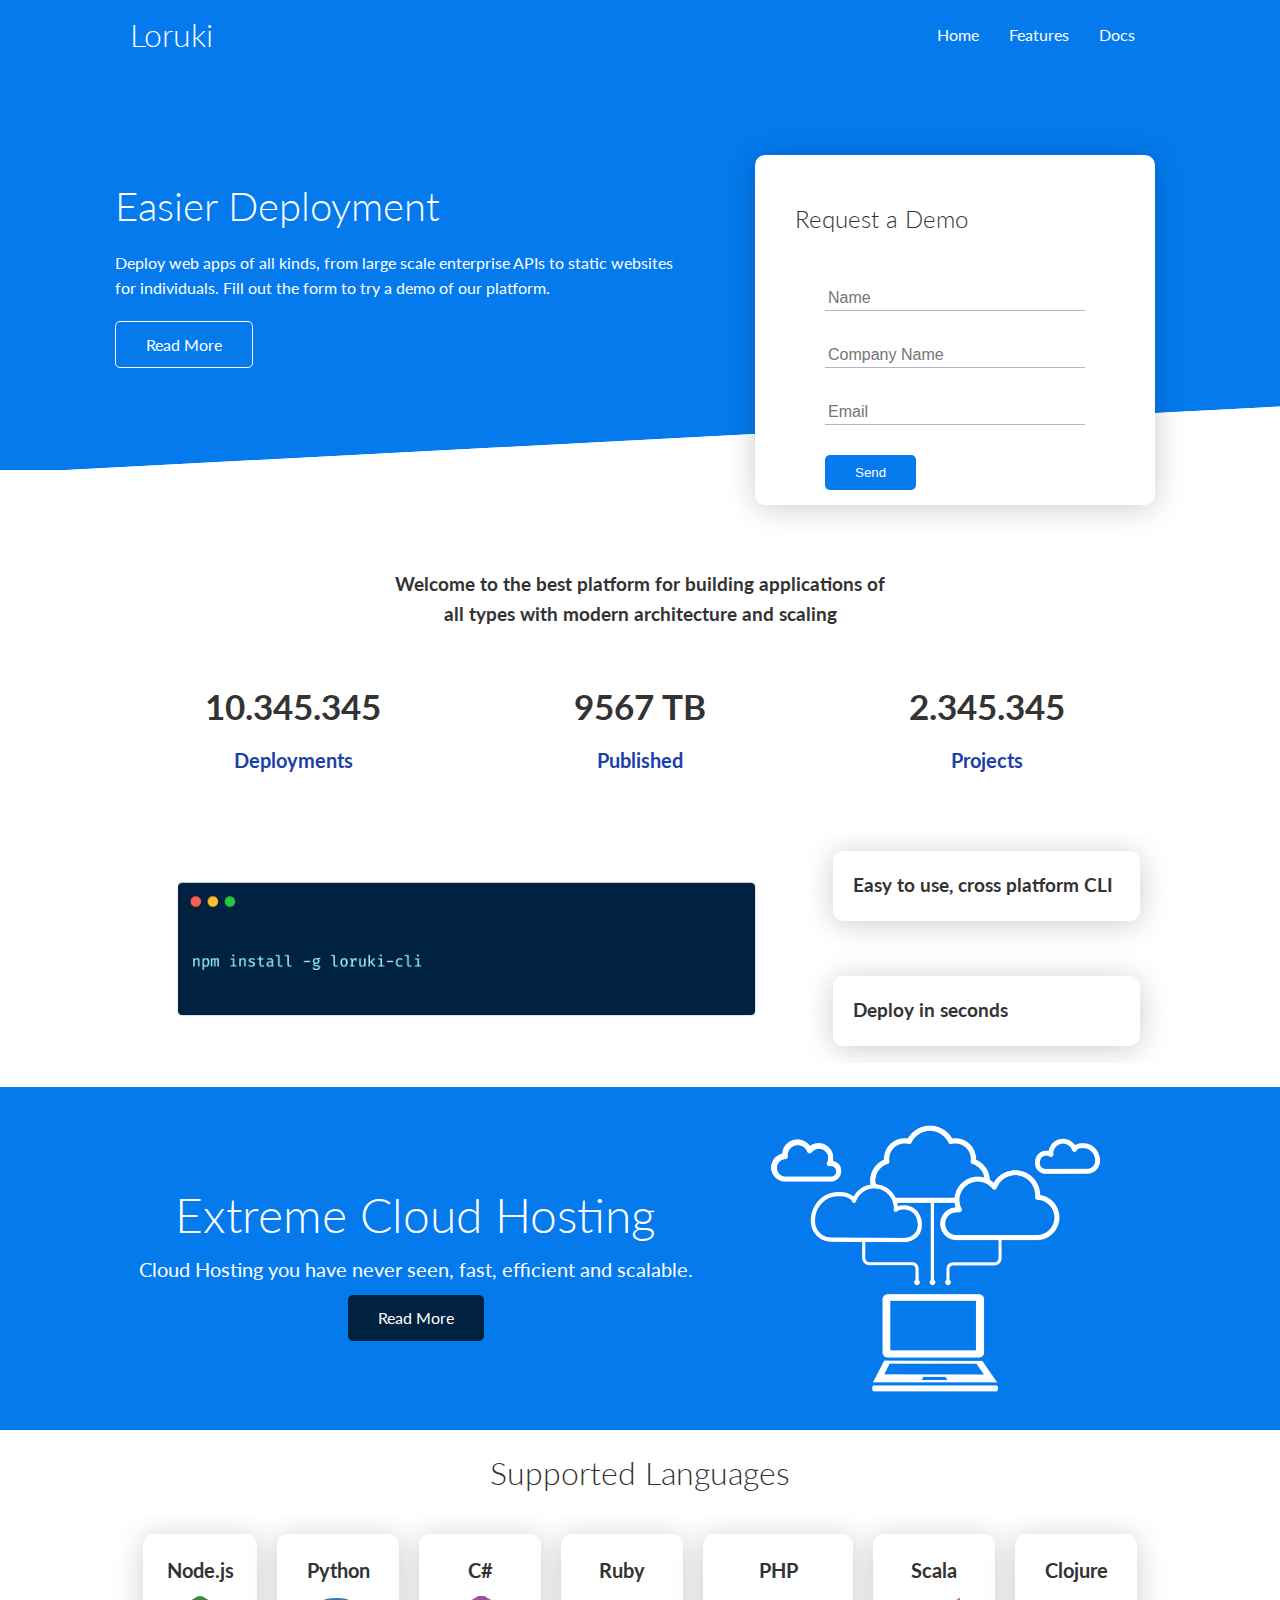
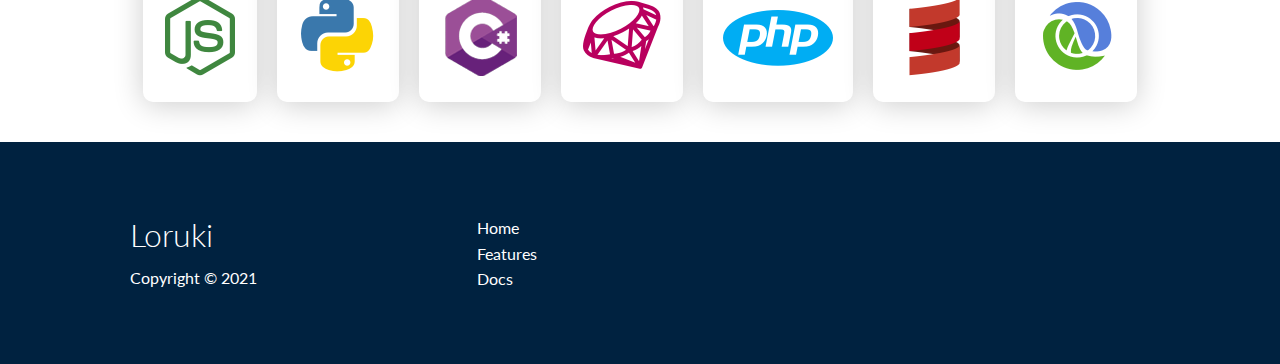
<file: index.html>
<!DOCTYPE html>
<html lang="en">
<head>
    <meta charset="UTF-8">
    <meta http-equiv="X-UA-Compatible" content="IE=edge">
    <meta name="viewport" content="width=device-width, initial-scale=1.0">
    <link rel="stylesheet" href="https://use.fontawesome.com/releases/v5.15.3/css/all.css" integrity="sha384-SZXxX4whJ79/gErwcOYf+zWLeJdY/qpuqC4cAa9rOGUstPomtqpuNWT9wdPEn2fk" crossorigin="anonymous">
    <link rel="stylesheet" href="css/utilities.css">
    <link rel="stylesheet" href="css/style.css">
    <title>Loruki | Cloud Hosting for everyone</title>
</head>
<body>
    <!-- navbar -->
    <div class="navbar">
        <div class="container flex">
            <h1 class="logo">Loruki</h1>
            <nav>
                <ul>
                    <li><a href="index.html">Home</a></li>
                    <li><a href="features.html">Features</a></li>
                    <li><a href="docs.html">Docs</a></li>
                </ul>
            </nav>
        </div>
    </div>

    <!-- showcase -->
    <section class="showcase">
        <div class="container grid">
            <div class="showcase-text">
                <h1>Easier Deployment</h1>
                <p>Deploy web apps of all kinds, from large scale enterprise APIs to static websites for individuals. Fill out the form to try a demo of our platform.</p>
                <a href="features.html" class="btn btn-outline">Read More</a>
            </div>

            <div class="showcase-form card">
                <h2>Request a Demo</h2>
                <form name="contact" method="POST" netlify-honeypot="bot-field" data-netlify="true">
                    <input type="hidden" name="form-name" value="contact">
                    <p class="hidden">
                        <label>Don’t fill this out if you’re human: <input name="bot-field" /></label>
                      </p>
                    <div class="form-control">
                        <input type="text" name="Name" placeholder="Name" required>
                    </div>
                    <div class="form-control">
                        <input type="text" name="company" placeholder="Company Name" required>
                    </div>
                    <div class="form-control">
                        <input type="email" name="email" placeholder="Email" required>
                    </div>
                    <div class="form-control">
                        <input type="submit" value="Send" class="btn btn-primary">
                    </div>
                </form>
            </div>
        </div>
    </section>

    <!-- stats -->
    <section class="stats">
        <div class="container">
            <h3 class="stats-heading text-center my-1">
                Welcome to the best platform for building applications of all types with modern architecture and scaling
            </h3>
            <div class="grid grid-3 text-center my-4">
                <div>
                    <i class="fas fa-server fa-3x"></i>
                    <h3>10.345.345</h3>
                    <p class="text-secondary">Deployments</p>
                </div>
                <div>
                    <i class="fas fa-upload fa-3x"></i>
                    <h3>9567 TB</h3>
                    <p class="text-secondary">Published</p>
                </div>
                <div><i class="fas fa-project-diagram fa-3x"></i>
                    <h3>2.345.345</h3>
                    <p class="text-secondary">Projects</p>
                </div>
            </div>
        </div>
    </section>

    <!-- cli -->
    <section class="cli">
        <div class="container grid">
            <img src="images/cli.png" alt="">
            <div class="card">
                <h3>Easy to use, cross platform CLI</h3>
            </div>
            <div class="card">
                <h3>Deploy in seconds</h3>
            </div>
        </div>
    </section>

    <!-- Cloud -->
    <section class="cloud bg-primary my-2 py-2">
        <div class="container grid">
            <div class="text-center">
                <h2 class="lg">Extreme Cloud Hosting</h2>
                <p class="lead">
                    Cloud Hosting you have never seen, fast, efficient and scalable.
                </p>
                <a href="features.html" class="btn btn-dark">Read More</a>
            </div>
            <img src="./images/cloud.png" alt="">
        </div>
    </section>

    <!-- languages -->
    <section class="languages">
        <h2 class="text-center md my-2">
            Supported Languages
        </h2>
        <div class="container flex">
            <div class="card">
                <h4>Node.js</h4>
                <img src="images/logos/node.png" alt="">
            </div>
            <div class="card">
                <h4>Python</h4>
                <img src="images/logos/python.png" alt="">
              </div>
              <div class="card">
                <h4>C#</h4>
                <img src="images/logos/csharp.png" alt="">
              </div>
              <div class="card">
                <h4>Ruby</h4>
                <img src="images/logos/ruby.png" alt="">
              </div>
              <div class="card">
                <h4>PHP</h4>
                <img src="images/logos/php.png" alt="">
              </div>
              <div class="card">
                <h4>Scala</h4>
                <img src="images/logos/scala.png" alt="">
              </div>
              <div class="card">
                <h4>Clojure</h4>
                <img src="images/logos/clojure.png" alt="">
              </div>
        </div>
    </section>

    <!-- footer -->
    <footer class="footer bg-dark py-5">
        <div class="container grid grid-3">
            <div>
                <h1>Loruki</h1>
                <p>Copyright &copy; 2021</p>
            </div>
            <nav>
                <ul>
                    <li><a href="index.html">Home</a></li>
                    <li><a href="features.html">Features</a></li>
                    <li><a href="docs.html">Docs</a></li>
                </ul>
            </nav>
            <div class="social">
                <a href="#"><i class="fab fa-twitter fa-2x"></i></a>
                <a href="#"><i class="fab fa-facebook fa-2x"></i></a>
                <a href="#"><i class="fab fa-instagram fa-2x"></i></a>
                <a href="#"><i class="fab fa-github fa-2x"></i></a>
            </div>
        </div>
    </footer>
</body>
</html>
</file>
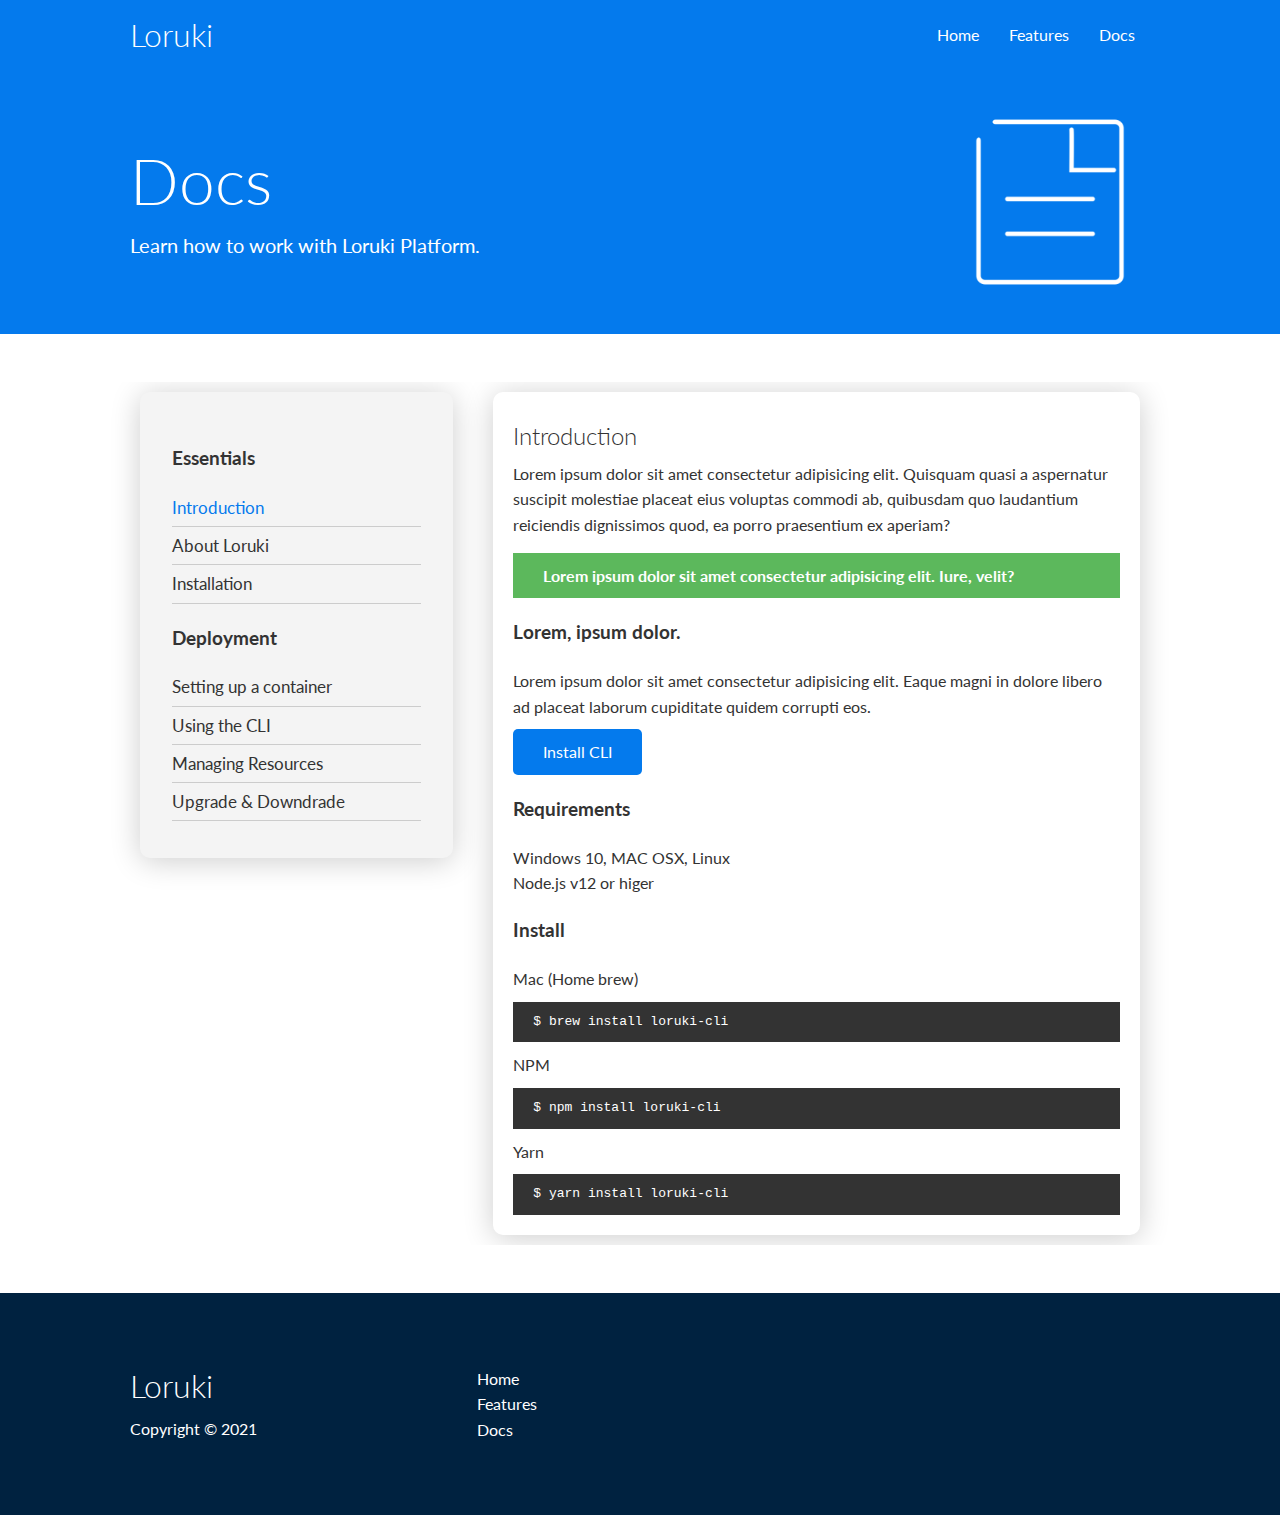
<file: docs.html>
<!DOCTYPE html>
<html lang="en">
<head>
    <meta charset="UTF-8">
    <meta http-equiv="X-UA-Compatible" content="IE=edge">
    <meta name="viewport" content="width=device-width, initial-scale=1.0">
    <link rel="stylesheet" href="https://use.fontawesome.com/releases/v5.15.3/css/all.css" integrity="sha384-SZXxX4whJ79/gErwcOYf+zWLeJdY/qpuqC4cAa9rOGUstPomtqpuNWT9wdPEn2fk" crossorigin="anonymous">
    <link rel="stylesheet" href="css/utilities.css">
    <link rel="stylesheet" href="css/style.css">
    <title>Loruki | Cloud Hosting for everyone</title>
</head>
<body>
    <!-- navbar -->
    <div class="navbar">
        <div class="container flex">
            <h1 class="logo">Loruki</h1>
            <nav>
                <ul>
                    <li><a href="index.html">Home</a></li>
                    <li><a href="Features.html">Features</a></li>
                    <li><a href="docs.html">Docs</a></li>
                </ul>
            </nav>
        </div>
    </div>

   <!-- head -->
   <section class="docs-head bg-primary py-3">
       <div class="container grid">
           <div>
                <h1 class="xl">Docs</h1>
                <p class="lead">
                Learn how to work with Loruki Platform.
                </p>
           </div>
           <img src="images/docs.png" alt="">
       </div>
   </section>

   <!-- docs main -->
   <section class="docs-main py-4">
        <div class="container grid">
            <div class="card bg-light p-3">
                <h3 class="my-2">Essentials</h3>
                <nav>
                    <ul>
                        <li><a href="#" class="text-primary">Introduction</a></li>
                        <li><a href="#">About Loruki</a></li>
                        <li><a href="#">Installation</a></li>
                    </ul>
                </nav>
                <h3 class="my-2">Deployment</h3>
                <nav>
                    <ul>
                        <li><a href="#">Setting up a container</a></li>
                        <li><a href="#">Using the CLI</a></li>
                        <li><a href="#">Managing Resources</a></li>
                        <li><a href="#">Upgrade & Downdrade</a></li>
                    </ul>
                </nav>
            </div>

            <div class="card">
                <h2>Introduction</h2>
                <p>Lorem ipsum dolor sit amet consectetur adipisicing elit. Quisquam quasi a aspernatur suscipit molestiae placeat eius voluptas commodi ab, quibusdam quo laudantium reiciendis dignissimos quod, ea porro praesentium ex aperiam?</p>
                <div class="alert alert-success">
                    <i class="fas fa-info"></i> Lorem ipsum dolor sit amet consectetur adipisicing elit. Iure, velit?
                </div>

                <h3>Lorem, ipsum dolor.</h3>
                <p>Lorem ipsum dolor sit amet consectetur adipisicing elit. Eaque magni in dolore libero ad placeat laborum cupiditate quidem corrupti eos.</p>
                <a href="" class="btn btn-primary">Install CLI</a>
                <h3>Requirements</h3>
                <ul>
                    <li>Windows 10, MAC OSX, Linux</li>
                    <li>Node.js v12 or higer</li>
                </ul>

                <h3>Install</h3>
                <p>Mac (Home brew)</p>
                <pre><code>$ brew install loruki-cli</code></pre>
                <p>NPM</p>
                <pre><code>$ npm install loruki-cli</code></pre>
                <p>Yarn</p>
                <pre><code>$ yarn install loruki-cli</code></pre>
            </div>
        </div>
   </section>

    <!-- footer -->
    <footer class="footer bg-dark py-5">
        <div class="container grid grid-3">
            <div>
                <h1>Loruki</h1>
                <p>Copyright &copy; 2021</p>
            </div>
            <nav>
                <ul>
                    <li><a href="index.html">Home</a></li>
                    <li><a href="features.html">Features</a></li>
                    <li><a href="docs.html">Docs</a></li>
                </ul>
            </nav>
            <div class="social">
                <a href="#"><i class="fab fa-twitter fa-2x"></i></a>
                <a href="#"><i class="fab fa-facebook fa-2x"></i></a>
                <a href="#"><i class="fab fa-instagram fa-2x"></i></a>
                <a href="#"><i class="fab fa-github fa-2x"></i></a>
            </div>
        </div>
    </footer>
</body>
</html>
</file>
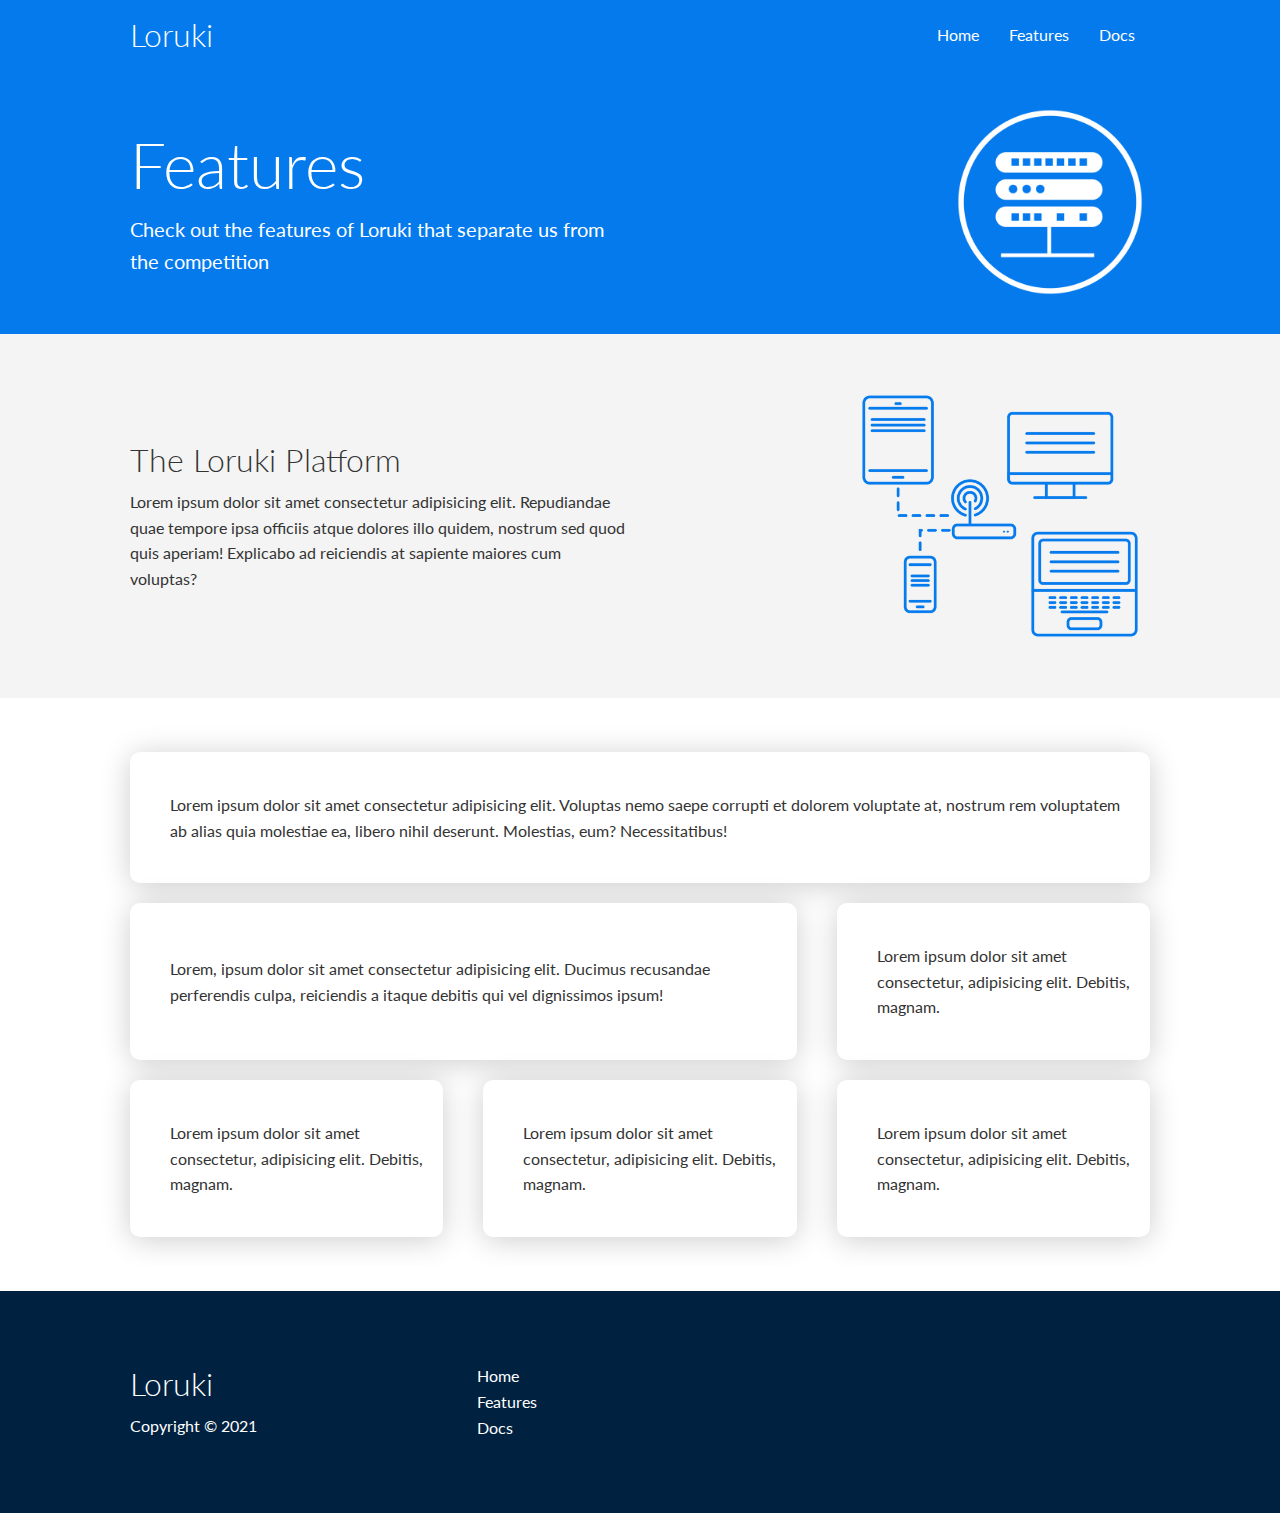
<file: features.html>
<!DOCTYPE html>
<html lang="en">
<head>
    <meta charset="UTF-8">
    <meta http-equiv="X-UA-Compatible" content="IE=edge">
    <meta name="viewport" content="width=device-width, initial-scale=1.0">
    <link rel="stylesheet" href="https://use.fontawesome.com/releases/v5.15.3/css/all.css" integrity="sha384-SZXxX4whJ79/gErwcOYf+zWLeJdY/qpuqC4cAa9rOGUstPomtqpuNWT9wdPEn2fk" crossorigin="anonymous">
    <link rel="stylesheet" href="css/utilities.css">
    <link rel="stylesheet" href="css/style.css">
    <title>Loruki | Cloud Hosting for everyone</title>
</head>
<body>
    <!-- navbar -->
    <div class="navbar">
        <div class="container flex">
            <h1 class="logo">Loruki</h1>
            <nav>
                <ul>
                    <li><a href="index.html">Home</a></li>
                    <li><a href="Features.html">Features</a></li>
                    <li><a href="docs.html">Docs</a></li>
                </ul>
            </nav>
        </div>
    </div>

   <!-- head -->
   <section class="features-head bg-primary py-3">
       <div class="container grid">
           <div>
                <h1 class="xl">Features</h1>
                <p class="lead">
                Check out the features of Loruki that separate us from the competition
                </p>
           </div>
           <img src="images/server.png" alt="">
       </div>
   </section>

   <!-- subhead -->
   <section class="features-sub-head bg-light py-3">
        <div class="container grid">
            <div>
                <h1 class="md">The Loruki Platform</h1>
                <p>
                    Lorem ipsum dolor sit amet consectetur adipisicing elit. Repudiandae quae tempore ipsa officiis atque dolores illo quidem, nostrum sed quod quis aperiam! Explicabo ad reiciendis at sapiente maiores cum voluptas?
                </p>
           </div>
           <img src="images/server2.png" alt="">
       </div>
        </div>
   </section>

   <section class="features-main my-2">
       <div class="container grid grid-3">
        <div class="card flex">
            <i class="fas fa-server fa-3x"></i>
            <p>Lorem ipsum dolor sit amet consectetur adipisicing elit. Voluptas nemo saepe corrupti et dolorem voluptate at, nostrum rem voluptatem ab alias quia molestiae ea, libero nihil deserunt. Molestias, eum? Necessitatibus!</p>
        </div>
        <div class="card flex">
            <i class="fas fa-network-wired fa-3x"></i>
            <p>
                Lorem, ipsum dolor sit amet consectetur adipisicing elit. Ducimus
                recusandae perferendis culpa, reiciendis a itaque debitis qui vel
                dignissimos ipsum!
            </p>
        </div>
        <div class="card flex">
            <i class="fas fa-laptop-code fa-3x"></i>
            <p>
                Lorem ipsum dolor sit amet consectetur, adipisicing elit. Debitis,
                magnam.
            </p>
        </div>
        <div class="card flex">
            <i class="fas fa-database fa-3x"></i>
            <p>
                Lorem ipsum dolor sit amet consectetur, adipisicing elit. Debitis,
                magnam.
            </p>
        </div>
        <div class="card flex">
            <i class="fas fa-power-off fa-3x"></i>
            <p>
                Lorem ipsum dolor sit amet consectetur, adipisicing elit. Debitis,
                magnam.
            </p>
        </div>
        <div class="card flex">
            <i class="fas fa-upload fa-3x"></i>
            <p>
                Lorem ipsum dolor sit amet consectetur, adipisicing elit. Debitis,
                magnam.
            </p>
        </div>
       </div>
   </section>

    <!-- footer -->
    <footer class="footer bg-dark py-5">
        <div class="container grid grid-3">
            <div>
                <h1>Loruki</h1>
                <p>Copyright &copy; 2021</p>
            </div>
            <nav>
                <ul>
                    <li><a href="index.html">Home</a></li>
                    <li><a href="features.html">Features</a></li>
                    <li><a href="docs.html">Docs</a></li>
                </ul>
            </nav>
            <div class="social">
                <a href="#"><i class="fab fa-twitter fa-2x"></i></a>
                <a href="#"><i class="fab fa-facebook fa-2x"></i></a>
                <a href="#"><i class="fab fa-instagram fa-2x"></i></a>
                <a href="#"><i class="fab fa-github fa-2x"></i></a>
            </div>
        </div>
    </footer>
</body>
</html>
</file>
<file: css/utilities.css>
/* utilities */
.container {
	max-width: 1100px;
	margin: 0 auto;
	overflow: auto;
	padding: 0 40px;
}

.card {
	background-color: white;
	color: #333;
	border-radius: 10px;
	box-shadow: 0 3px 30px rgba(0, 0, 0, .2);
	padding: 20px;
	margin: 10px;
}

.btn {
	display: inline-block;
	padding: 10px 30px;
	cursor: pointer;
	background-color: var(--primary-color);
	color: white;
	border: none;
	border-radius: 5px;
}

.btn-outline {
	background-color: transparent;
	border: 1px #fff solid;
}

.btn:hover {
	transform: scale(.98);
}

/* backgrounds and colored button */
.bg-primary,
.btn-primary {
	background-color: var(--primary-color);
	color: #fff;
}

.bg-secondary,
.btn-secondary {
	background-color: var(--secondary-color);
	color: #fff;
}

.bg-dark,
.btn-dark {
	background-color: var(--dark-color);
	color: #fff;
}

.bg-light,
.btn-light {
	background-color: var(--light-color);
	color: #333;
}

.bg-primary a,
.btn-primary a,
.bg-secondary a,
.btn-secondary a,
.bg-dark a,
.btn-dark a {
	color: #fff;
}

/* text colors */
.text-primary {
	color: var(--primary-color);
}

.text-secondary {
	color: var(--secondary-color);
}

.text-dark {
	color: var(--dark-color);
}

.text-light {
	color: var(--light-color);
}

/* text sizes */
.lead {
	font-size: 20px;
}

.sm {
	font-size: 1rem;
}

.md {
	font-size: 2rem;
}

.lg {
	font-size: 3rem;
}

.xl {
	font-size: 4rem;
}

.text-center {
	text-align: center;
}

/* alert */
.alert {
	background-color: var(--light-color);
	padding: 10px 20px;
	font-weight: bold;
	margin: 15px 0;
}

.alert i {
	margin-right: 10px;
}

.alert-success {
	background-color: var(--success-color);
	color: white;
}

.alert-error {
	background-color: var(--error-color);
	color: #fff;
}

.flex {
	display: flex;
	justify-content: center;
	align-items: center;
	height: 100%;
}

.grid {
	display: grid;
	grid-template-columns: repeat(2, 1fr);
	gap: 20px;
	justify-content: center;
	align-items: center;
	height: 100%;
}

.grid-3 {
	grid-template-columns: repeat(3, 1fr);
}

/* margin */
.my-1 {
	margin: 1rem 0;
}

.my-2 {
	margin: 1.5rem 0;
}

.my-3 {
	margin: 2rem 0;
}

.my-4 {
	margin: 3rem 0;
}

.my-5 {
	margin: 4rem 0;
}

.m-1 {
	margin: 1rem;
}

.m-2 {
	margin: 1.5rem;
}

.m-3 {
	margin: 2rem;
}

.m-4 {
	margin: 3rem;
}

.m-5 {
	margin: 4rem;
}

/* padding */
.py-1 {
	padding: 1rem 0;
}

.py-2 {
	padding: 1.5rem 0;
}

.py-3 {
	padding: 2rem 0;
}

.py-4 {
	padding: 3rem 0;
}

.py-5 {
	padding: 4rem 0;
}

.p-1 {
	padding: 1rem;
}

.p-2 {
	padding: 1.5rem;
}

.p-3 {
	padding: 2rem;
}

.p-4 {
	padding: 3rem;
}

.p-5 {
	padding: 4rem;
}
</file>
<file: css/style.css>
@import url('https://fonts.googleapis.com/css2?family=Lato:wght@300&display=swap');

:root {
	--primary-color: #047aed;
	--secondary-color: #1c3fa8;
	--dark-color: #002240;
	--light-color: #f4f4f4;
	--success-color: #5cb85c;
	--error-color: #d9534f;
}

/* general styling */
* {
	padding: 0;
	margin: 0;
	box-sizing: border-box;
}

body {
	font-family: 'Lato', sans-serif;
	color: #333;
	line-height: 1.6;
}

ul {
	list-style-type: none;
}

a {
	text-decoration: none;
	color: #333;
}

h1,
h2 {
	font-weight: 300;
	line-height: 1.2;
	margin: 10px 0;
}

p {
	margin: 10px 0;
}

img {
	width: 100%;
}

code,
pre {
	background-color: #333;
	color: white;
	padding: 10px;
}

.hidden {
	visibility: hidden;
	height: 0;
}

/* ========================================================== */

/* navbar */
.navbar {
	background-color: var(--primary-color);
	color: #fff;
	height: 70px;
}

.navbar ul {
	display: flex;
}

.navbar a {
	color: white;
	padding: 10px;
	margin: 0 5px;
}

.navbar a:hover {
	border-bottom: 2px #fff solid;
}

.navbar .flex {
	justify-content: space-between;
}

/* showcase */
.showcase {
	position: relative;
	height: 400px;
	background-color: var(--primary-color);
	color: white;
}

.showcase p {
	margin: 20px 0;
}

.showcase .grid {
	grid-template-columns: 55% 45%;
	gap: 30px;
	overflow: visible;
}

.showcase h1 {
	font-size: 40px;
}

.showcase-text {
	animation: slideFromLeft 1s ease-in;
}

.showcase-form {
	position: relative;
	top: 60px;
	height: 350px;
	width: 400px;
	padding: 40px;
	z-index: 100;
	justify-self: flex-end;
	animation: slideFromRight 1s ease-in;
}

.showcase-form .form-control {
	margin: 30px;
}

.showcase-form input[type="text"],
.showcase-form input[type="email"] {
	border: 0;
	border-bottom: 1px solid #b4b3cb;
	width: 100%;
	padding: 3px;
	font-size: 1rem;
}

.showcase input:focus {
	outline: none;
}

.showcase::before,
.showcase::after {
	content: '';
	position: absolute;
	height: 100px;
	bottom: -70px;
	right: 0;
	left: 0;
	background-color: #fff;
	transform: skewY(-3deg);
	-webkit-transform: skewY(-3deg);
	-moz-transform: skewY(-3deg);
	-ms-transform: skewY(-3deg);
}

/* stats */
.stats {
	padding-top: 100px;
	animation: slideFromBottom 1s ease-in;
}

.stats-heading {
	max-width: 500px;
	margin: auto;
}

.stats .grid h3 {
	font-size: 35px;
}

.stats .grid p {
	font-size: 20px;
	font-weight: bold;
}

/* cli */
.cli .grid {
	grid-template-columns: repeat(3, 1fr);
	grid-template-rows: repeat(2, 1fr);
}

.cli .grid > *:first-child {
	grid-column: 1 / span 2;
	grid-row: 1 / span 2;
}

/* Cloud */
.cloud .grid {
	grid-template-columns: 4fr 3fr;
}

/* languages */
.languages .flex {
	flex-wrap: wrap;
}

.languages .card {
	text-align: center;
	margin: 18px 10px 40px;
	transition: transform .2s ease-in;
}

.languages .card h4 {
	font-size: 20px;
	margin-bottom: 10px;
}

.languages .card:hover {
	transform: translateY(-15px);
}

/* features */
.features-head img,
.docs-head img {
	width: 200px;
	justify-self: flex-end;
}

.features-sub-head img {
	width: 300px;
	justify-self: flex-end;
}

.features-main .card > i {
	margin: 0 10px;
}

.features-main .grid {
	padding: 30px;
}

.features-main .grid > *:first-child {
	grid-column: 1 /span 3;
}

.features-main .grid > *:nth-child(2) {
	grid-column: 1 /span 2;
}

/* docs */
.docs-main h3 {
	margin: 20px 0;
}

.docs-main .grid {
	grid-template-columns: 1fr 2fr;
	align-items: flex-start;
}

.docs-main nav li {
	font-size: 17px;
	padding-bottom: 5px;
	margin-bottom: 5px;
	border-bottom: 1px #ccc solid;
}

.docs-main nav li:hover {
	font-weight: bold;
}

/* footer */
.footer .social a {
	margin: 0 10px;
}

/* Animations */
@keyframes slideFromLeft {
	0% {
		transform: translateX(-100%);
	}

	100% {
		transform: translateX(0);
	}
}

@keyframes slideFromRight {
	0% {
		transform: translateX(100%);
	}

	100% {
		transform: translateX(0);
	}
}

@keyframes slideFromTop {
	0% {
		transform: translateY(-100%);
	}

	100% {
		transform: translateY(0);
	}
}

@keyframes slideFromBottom {
	0% {
		transform: translateY(100%);
	}

	100% {
		transform: translateY(0);
	}
}

/* tablets and under */
@media (max-width: 768px) {
	.grid,
	.showcase .grid,
	.stats .grid,
	.cli .grid,
	.cloud .grid,
	.features-main .grid,
	.docs-main .grid {
		grid-template-columns: 1fr;
		grid-template-rows: 1fr;
	}

	.showcase {
		height: auto;
	}

	.showcase-text {
		text-align: center;
		margin-top: 40px;
		animation: slideFromTop 1s ease-in;
	}

	.showcase-form {
		justify-self: center;
		margin: auto;
		animation: slideFromBottom 1s ease-in;
	}

	.cli .grid > *:first-child {
		grid-column: 1;
		grid-row: 1;
	}

	.features-head,
	.features-sub-head,
	.docs-head {
		text-align: center;
	}

	.features-head img,
	.features-sub-head img,
	.docs-head img {
		justify-self: center;
	}

	.features-main .grid > *:first-child,
	.features-main .grid > *:nth-child(2) {
		grid-column: 1;
	}

	.card.flex {
		display: flex;
		justify-content: space-between;
	}
}

/* mobile */
@media (max-width: 500px) {
	.navbar {
		height: 110px;
	}

	.flex {
		flex-direction: column;
	}

	.navbar ul {
		padding: 10px;
		background-color: rgba(0, 0, 0, .1);
	}
}
</file>
